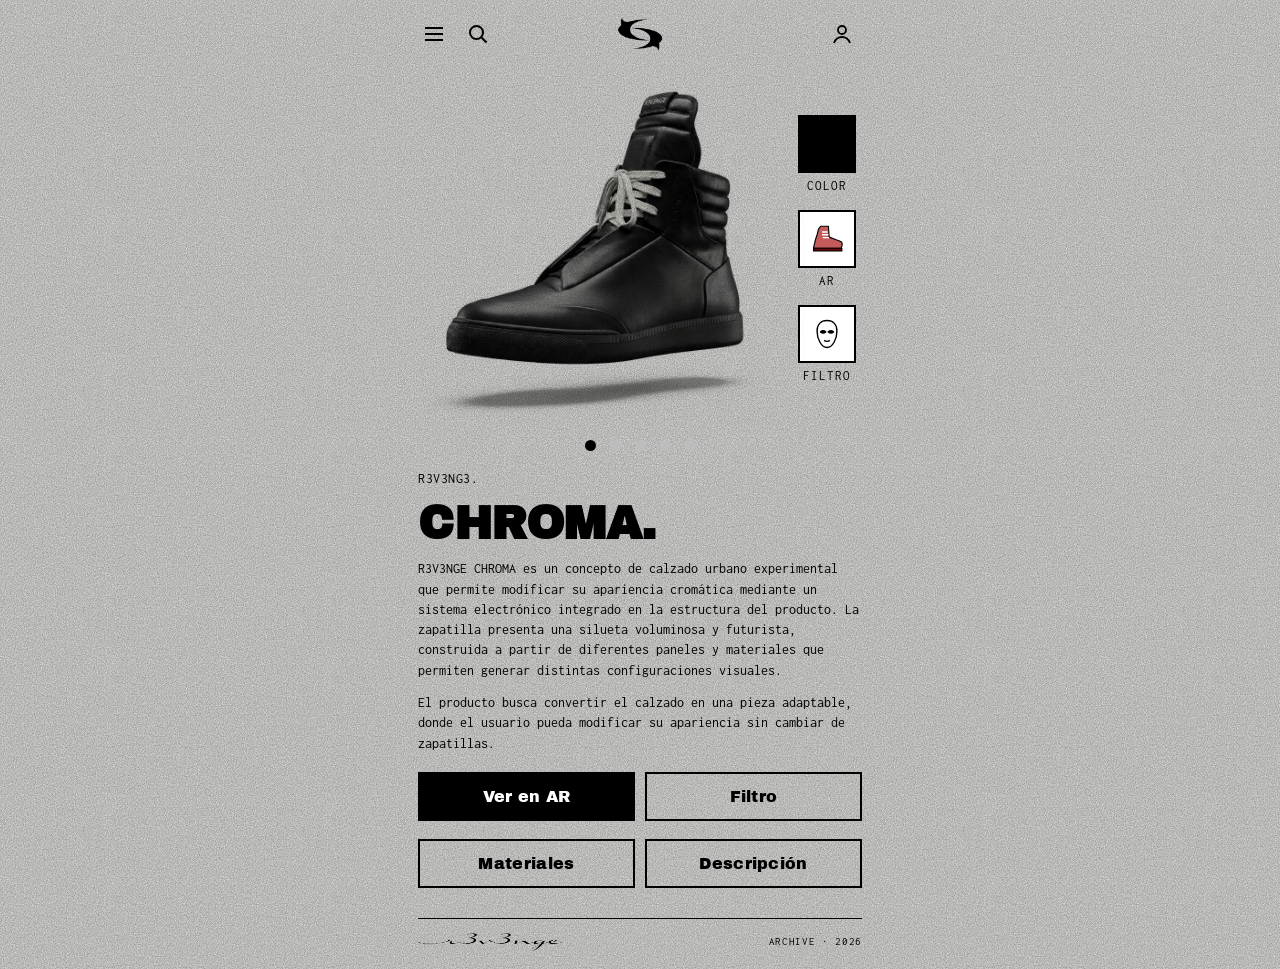
<file: index.html>
<!DOCTYPE html>
<html lang="es">

<head>
	<meta charset="utf-8">
	<meta name="viewport" content="width=device-width, initial-scale=1, viewport-fit=cover">
	<title>R3V3NG3 CHROMA</title>
	<meta name="description" content="R3V3NG3 CHROMA — calzado urbano experimental que cambia de color. Pruébalo en realidad aumentada.">
	<meta name="theme-color" content="#e4e4e2">
	<link rel="icon" type="image/png" href="assets/img/logo-negro.png">
	<link rel="stylesheet" href="css/style.css">
</head>

<body class="papel">

	<div class="app papel">

		<header class="topbar">
			<button class="icono" aria-label="Menú">
				<svg viewBox="0 0 24 24" fill="none" stroke="currentColor" stroke-width="2"><path d="M3 6h18M3 12h18M3 18h18"/></svg>
			</button>
			<button class="icono" aria-label="Buscar">
				<svg viewBox="0 0 24 24" fill="none" stroke="currentColor" stroke-width="2"><circle cx="10.5" cy="10.5" r="6.5"/><path d="m15.5 15.5 5 5"/></svg>
			</button>
			<img class="logo" src="assets/img/logo-negro.png" alt="R3V3NG3">
			<span></span>
			<button class="icono" aria-label="Cuenta">
				<svg viewBox="0 0 24 24" fill="none" stroke="currentColor" stroke-width="1.8"><circle cx="12" cy="8" r="4"/><path d="M4 21c1.5-4 4.5-6 8-6s6.5 2 8 6"/></svg>
			</button>
		</header>

		<main>
			<section class="producto">
				<div class="producto__foto">
					<img src="assets/img/zapato.jpg" alt="Zapatilla R3V3NG3 CHROMA">
				</div>

				<nav class="modos" aria-label="Modos">
					<button class="modo modo--color" id="btn-color">
						<span class="modo__caja" aria-hidden="true"></span>
						COLOR
					</button>
					<a class="modo" href="ar.html">
						<span class="modo__caja" aria-hidden="true">
							<!-- zapatilla high-top -->
							<svg viewBox="0 0 48 48" fill="#6b0606" stroke="#000" stroke-width="1.6" stroke-linejoin="round">
								<path d="M15 6h11l1 15c4 2 10 4 15 6 3 1 4 4 3 7l-1 3H5l1-5 2-8 2-6 2-8 3-4z" fill="#c45a5a"/>
								<path d="M5 37h40v4H5z" fill="#6b0606"/>
								<path d="M17 14h8M17 18h9M18 22h9" fill="none" stroke="#fff" stroke-width="2"/>
							</svg>
						</span>
						AR
					</a>
					<a class="modo" href="filtro.html">
						<span class="modo__caja" aria-hidden="true">
							<!-- máscara -->
							<svg viewBox="0 0 48 48" fill="none" stroke="#000" stroke-width="2">
								<path d="M24 5c9 0 14 6 14 15 0 11-6 23-14 23S10 31 10 20C10 11 15 5 24 5z" fill="#fff"/>
								<path d="M15 21c2-2 5-2 7 0-2 2-5 2-7 0zM26 21c2-2 5-2 7 0-2 2-5 2-7 0z" fill="#000"/>
								<path d="M20 33c2 1.5 6 1.5 8 0" />
							</svg>
						</span>
						FILTRO
					</a>
				</nav>
			</section>

			<div class="puntos" aria-hidden="true">
				<button class="activo"></button><button></button><button></button><button></button><button></button>
			</div>

			<section class="ficha">
				<p class="ficha__marca">R3V3NG3.</p>
				<h1 class="ficha__nombre">CHROMA.</h1>
				<p>R3V3NGE CHROMA es un concepto de calzado urbano experimental que permite modificar su apariencia cromática mediante un sistema electrónico integrado en la estructura del producto. La zapatilla presenta una silueta voluminosa y futurista, construida a partir de diferentes paneles y materiales que permiten generar distintas configuraciones visuales.</p>
				<p>El producto busca convertir el calzado en una pieza adaptable, donde el usuario pueda modificar su apariencia sin cambiar de zapatillas.</p>

				<div class="ficha__acciones">
					<a class="btn" href="ar.html">Ver en AR</a>
					<a class="btn btn--linea" href="filtro.html">Filtro</a>
				</div>
				<div class="ficha__acciones">
					<button class="btn btn--linea" id="btn-materiales">Materiales</button>
					<button class="btn btn--linea" id="btn-descripcion">Descripción</button>
				</div>
			</section>
		</main>

		<footer class="pie">
			<img src="assets/img/wordmark-negro.png" alt="r3v3nge">
			<span>ARCHIVE · 2026</span>
		</footer>
	</div>

	<script type="module">
		import { openDialog } from './js/producto.js';
		import { unlock, sfxAbrir, sfxCerrar } from './js/sound.js';

		const abrir = (tipo) => {
			unlock();
			sfxAbrir();
			openDialog(tipo, { onClose: sfxCerrar });
		};

		document.getElementById('btn-color').addEventListener('click', () => abrir('colores'));
		document.getElementById('btn-materiales').addEventListener('click', () => abrir('materiales'));
		document.getElementById('btn-descripcion').addEventListener('click', () => abrir('descripcion'));
	</script>
</body>

</html>
</file>
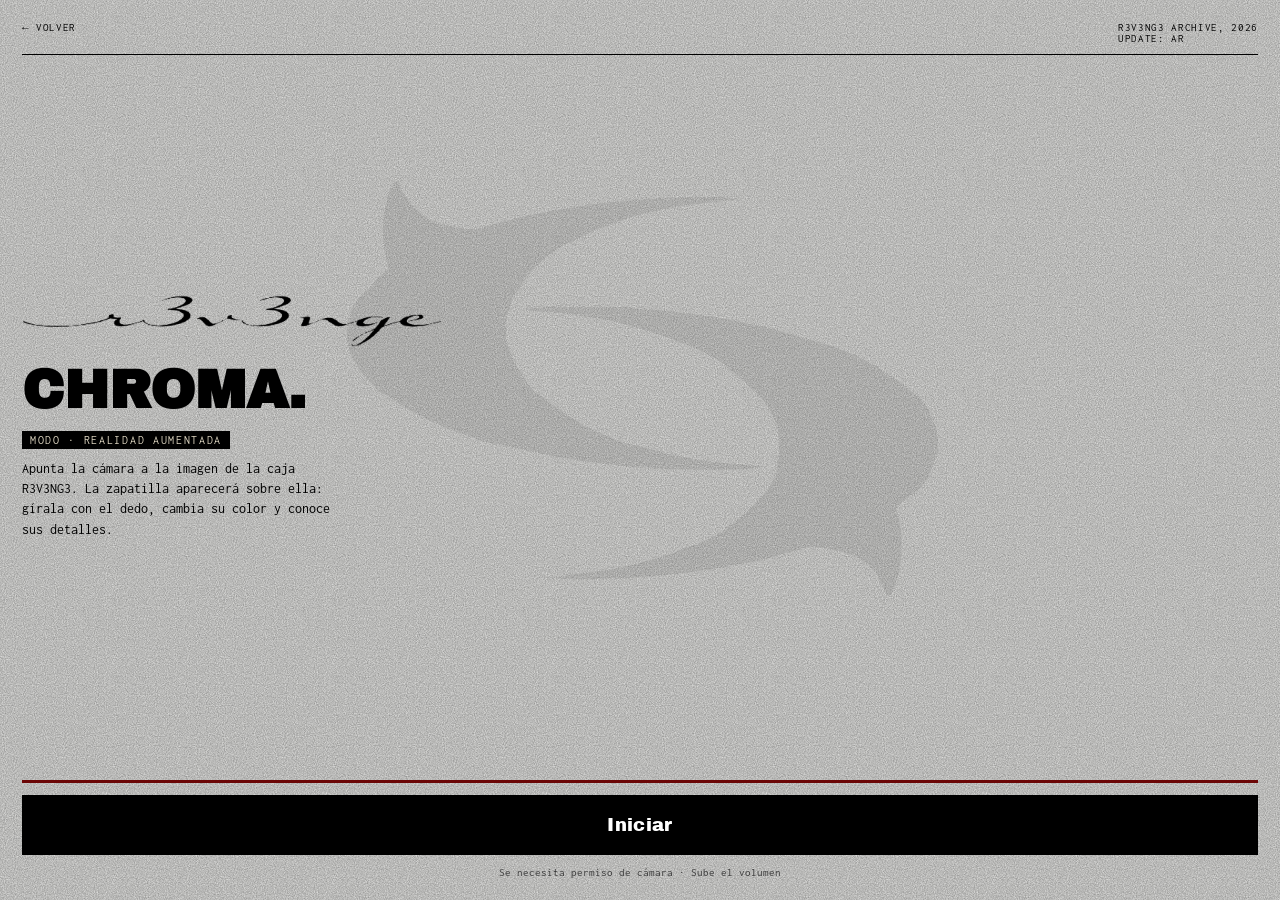
<file: ar.html>
<!DOCTYPE html>
<html lang="es">

<head>
	<meta charset="utf-8">
	<meta name="viewport" content="width=device-width, initial-scale=1, maximum-scale=1, user-scalable=no, viewport-fit=cover">
	<title>R3V3NG3 CHROMA · AR</title>
	<meta name="theme-color" content="#000000">
	<link rel="icon" type="image/png" href="assets/img/logo-negro.png">
	<link rel="stylesheet" href="css/style.css">

	<script type="importmap">
	{
		"imports": {
			"three": "./js/vendor/three.compat.js",
			"three/addons/": "./js/vendor/addons/",
			"mindar-image-three": "./js/vendor/mindar/mindar-image-three.prod.js"
		}
	}
	</script>
</head>

<body>

	<!-- cámara + escena 3D -->
	<div id="escena" class="escena"></div>

	<!-- interfaz AR (visible después de iniciar) -->
	<div id="hud" hidden>
		<img class="hud-logo" src="assets/img/logo-blanco.png" alt="R3V3NG3">
		<a class="salir" href="index.html" id="salir">Salir</a>

		<button class="sonido-btn" id="sonido" aria-label="Silenciar">
			<svg viewBox="0 0 24 24" fill="none" stroke="currentColor" stroke-width="2" stroke-linejoin="round">
				<path d="M4 9h4l5-4v14l-5-4H4z" fill="currentColor"/>
				<path class="on" d="M16 8.5c1.2 1 1.8 2.2 1.8 3.5s-.6 2.5-1.8 3.5M18.5 6c2 1.6 3 3.6 3 6s-1 4.4-3 6"/>
				<path class="off" d="M16 9l6 6M22 9l-6 6" style="display:none"/>
			</svg>
		</button>

		<div class="cambio-color">
			<div class="cambio-color__titulo">Color<br>change.</div>
			<div class="muestras" id="muestras"></div>
		</div>

		<div class="buscando" id="buscando">
			<div class="buscando__marco">
				<span class="buscando__texto">APUNTA A LA IMAGEN</span>
			</div>
		</div>

		<div class="aviso" id="aviso"></div>

		<nav class="info-botones">
			<button class="info-btn" data-dialogo="colores"><small>01</small>Colores</button>
			<button class="info-btn" data-dialogo="materiales"><small>02</small>Materiales</button>
			<button class="info-btn" data-dialogo="descripcion"><small>03</small>Descripción</button>
		</nav>
	</div>

	<!-- pantalla de inicio con la línea gráfica -->
	<section class="portada papel" id="portada">
		<div class="portada__cabecera">
			<a href="index.html">← VOLVER</a>
			<span>R3V3NG3 ARCHIVE, 2026<br>UPDATE: AR</span>
		</div>

		<div class="portada__centro">
			<img class="portada__wordmark" src="assets/img/wordmark-negro.png" alt="r3v3nge">
			<h1 class="portada__titulo">CHROMA.</h1>
			<span class="portada__modo">MODO · REALIDAD AUMENTADA</span>
			<p class="portada__texto">Apunta la cámara a la imagen de la caja R3V3NG3. La zapatilla aparecerá sobre ella: gírala con el dedo, cambia su color y conoce sus detalles.</p>
		</div>

		<div class="portada__pie">
			<div class="barra-progreso"><span id="progreso"></span></div>
			<button class="btn" id="iniciar" disabled>Cargando…</button>
			<span class="portada__nota">Se necesita permiso de cámara · Sube el volumen</span>
		</div>
	</section>

	<script type="module" src="js/ar.js"></script>
</body>

</html>
</file>
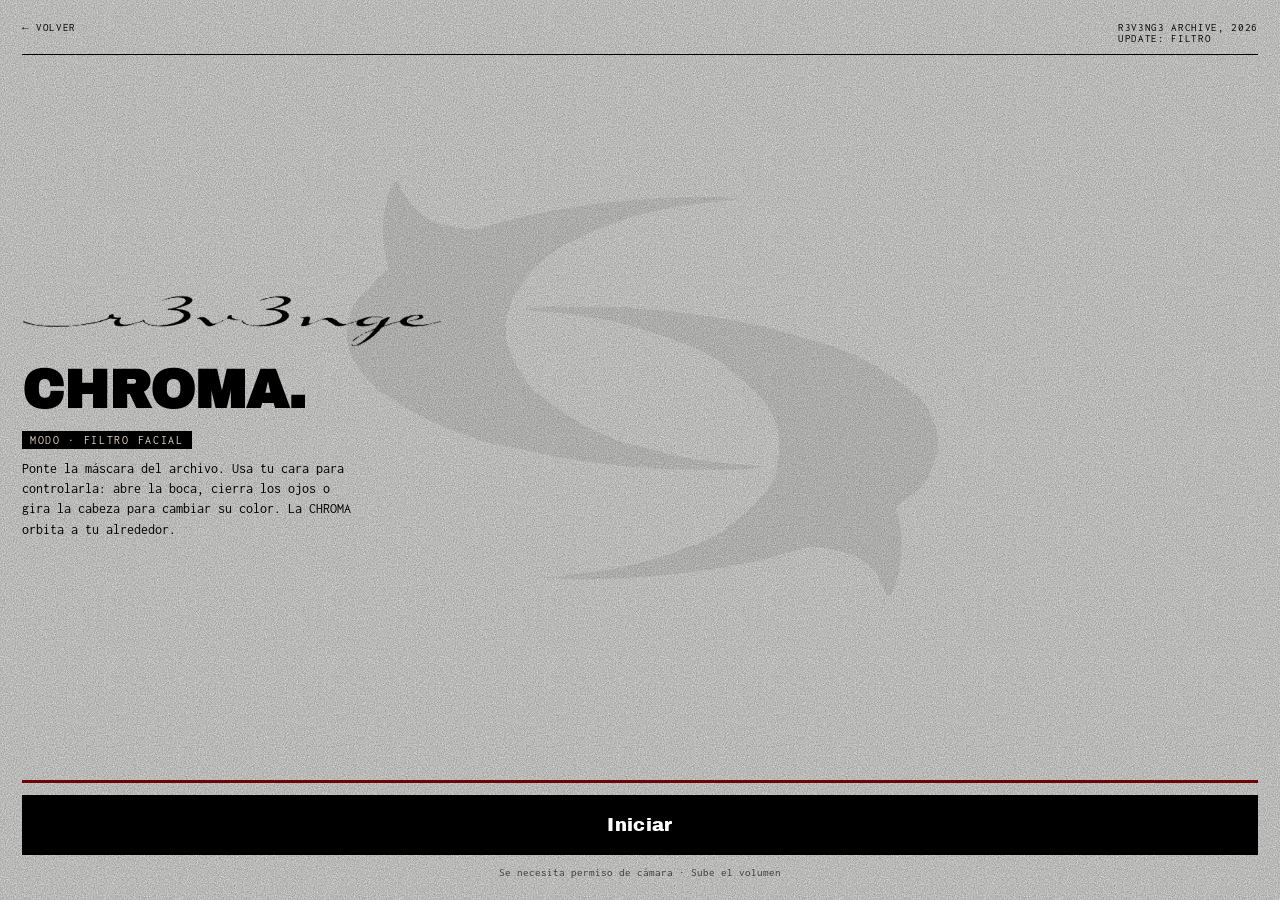
<file: filtro.html>
<!DOCTYPE html>
<html lang="es">

<head>
	<meta charset="utf-8">
	<meta name="viewport" content="width=device-width, initial-scale=1, maximum-scale=1, user-scalable=no, viewport-fit=cover">
	<title>R3V3NG3 CHROMA · Filtro</title>
	<meta name="theme-color" content="#000000">
	<link rel="icon" type="image/png" href="assets/img/logo-negro.png">
	<link rel="stylesheet" href="css/style.css">

	<script type="importmap">
	{
		"imports": {
			"three": "./js/vendor/three.compat.js",
			"three/addons/": "./js/vendor/addons/",
			"mindar-face-three": "./js/vendor/mindar/mindar-face-three.prod.js"
		}
	}
	</script>
</head>

<body>

	<!-- cámara + escena 3D -->
	<div id="escena" class="escena"></div>

	<!-- interfaz AR (visible después de iniciar) -->
	<div id="hud" hidden>
		<img class="hud-logo" src="assets/img/logo-blanco.png" alt="R3V3NG3">
		<a class="salir" href="index.html" id="salir">Salir</a>

		<button class="sonido-btn" id="sonido" aria-label="Silenciar">
			<svg viewBox="0 0 24 24" fill="none" stroke="currentColor" stroke-width="2" stroke-linejoin="round">
				<path d="M4 9h4l5-4v14l-5-4H4z" fill="currentColor"/>
				<path class="on" d="M16 8.5c1.2 1 1.8 2.2 1.8 3.5s-.6 2.5-1.8 3.5M18.5 6c2 1.6 3 3.6 3 6s-1 4.4-3 6"/>
				<path class="off" d="M16 9l6 6M22 9l-6 6" style="display:none"/>
			</svg>
		</button>

		<button class="sonido-btn ayuda-btn" id="ayuda" aria-label="Gestos">
			<svg viewBox="0 0 24 24" fill="none" stroke="currentColor" stroke-width="2.2" stroke-linecap="round">
				<path d="M9.2 9a3 3 0 1 1 4.3 2.7c-.9.4-1.5 1.2-1.5 2.2v.6"/><circle cx="12" cy="18" r=".6" fill="currentColor"/>
			</svg>
		</button>

		<span class="etiqueta-modo" id="etiqueta">FILTRO · R3V3NG3</span>
		<span class="rec" id="rec" hidden><i></i>REC <span>00:00</span></span>

		<div class="cambio-color">
			<div class="cambio-color__titulo">Color<br>change.</div>
			<div class="muestras" id="muestras"></div>
		</div>

		<div class="gestos" id="gestos">
			<div class="gestos__titulo">GESTOS · R3V3NG3</div>
			<div class="gesto" data-gesto="boca">
				<svg viewBox="0 0 32 32" fill="none" stroke="currentColor" stroke-width="2"><circle cx="16" cy="16" r="13"/><circle cx="11" cy="12" r="1.5" fill="currentColor"/><circle cx="21" cy="12" r="1.5" fill="currentColor"/><ellipse cx="16" cy="21.5" rx="4" ry="4.5" fill="currentColor"/></svg>
				<div><b>Abre la boca</b><span>Rugido y ráfaga de logos</span></div>
			</div>
			<div class="gesto" data-gesto="ojos">
				<svg viewBox="0 0 32 32" fill="none" stroke="currentColor" stroke-width="2"><circle cx="16" cy="16" r="13"/><path d="M8.5 12.5c1.5 1.5 3.5 1.5 5 0M18.5 12.5c1.5 1.5 3.5 1.5 5 0"/><path d="M12 21.5h8"/></svg>
				<div><b>Cierra los ojos</b><span>1 segundo · ojos de sangre</span></div>
			</div>
			<div class="gesto" data-gesto="giro">
				<svg viewBox="0 0 32 32" fill="none" stroke="currentColor" stroke-width="2"><path d="M6 13a11 11 0 0 1 20 0"/><path d="m22.5 9.5 3.5 3.5 3-4"/><circle cx="16" cy="20" r="7"/></svg>
				<div><b>Gira la cabeza</b><span>Cambia el color</span></div>
			</div>
		</div>

		<div class="buscando" id="buscando">
			<div class="buscando__marco buscando__marco--cara">
				<span class="buscando__texto">MUESTRA TU CARA</span>
			</div>
		</div>

		<div class="aviso" id="aviso"></div>

		<nav class="info-botones info-botones--filtro">
			<button class="info-btn" id="foto"><small>01</small><b>Foto</b></button>
			<button class="info-btn" id="video"><small>02</small><b>Video</b></button>
			<button class="info-btn" id="archivo"><small>03</small><b>Archivo</b></button>
			<button class="info-btn" id="producto"><small>04</small><b>Info</b></button>
		</nav>
	</div>

	<!-- pantalla de inicio con la línea gráfica -->
	<section class="portada papel" id="portada">
		<div class="portada__cabecera">
			<a href="index.html">← VOLVER</a>
			<span>R3V3NG3 ARCHIVE, 2026<br>UPDATE: FILTRO</span>
		</div>

		<div class="portada__centro">
			<img class="portada__wordmark" src="assets/img/wordmark-negro.png" alt="r3v3nge">
			<h1 class="portada__titulo">CHROMA.</h1>
			<span class="portada__modo">MODO · FILTRO FACIAL</span>
			<p class="portada__texto">Ponte la máscara del archivo. Usa tu cara para controlarla: abre la boca, cierra los ojos o gira la cabeza para cambiar su color. La CHROMA orbita a tu alrededor.</p>
		</div>

		<div class="portada__pie">
			<div class="barra-progreso"><span id="progreso"></span></div>
			<button class="btn" id="iniciar" disabled>Cargando…</button>
			<span class="portada__nota">Se necesita permiso de cámara · Sube el volumen</span>
		</div>
	</section>

	<script type="module" src="js/filtro.js"></script>
</body>

</html>
</file>
<file: css/style.css>
/* =========================================================================
   R3V3NG3 CHROMA — línea gráfica
   Tipografías: Archivo Black (principal) · Consolas (complementaria)
   Paleta: #000000 · #FFFFFF · #6B0606 · #DFD7C2
   ========================================================================= */

/* Tipografías (servidas desde el proyecto, licencia OFL) */
@font-face {
    font-family: 'Archivo Black';
    src: url('../assets/fonts/archivo-black-latin-400-normal.woff2') format('woff2');
    font-weight: 400;
    font-display: swap;
    unicode-range: U+0000-00FF, U+0131, U+0152-0153, U+02BB-02BC, U+02C6, U+02DA, U+02DC, U+2000-206F, U+2074, U+20AC, U+2122, U+2191, U+2193, U+2212, U+2215, U+FEFF, U+FFFD;
}
@font-face {
    font-family: 'Archivo Black';
    src: url('../assets/fonts/archivo-black-latin-ext-400-normal.woff2') format('woff2');
    font-weight: 400;
    font-display: swap;
    unicode-range: U+0100-02AF, U+0304, U+0308, U+0329, U+1E00-1E9F, U+1EF2-1EFF, U+2020, U+20A0-20AB, U+20AD-20C0, U+2113, U+2C60-2C7F, U+A720-A7FF;
}
@font-face {
    font-family: 'Inconsolata';
    src: url('../assets/fonts/inconsolata-latin-400-normal.woff2') format('woff2');
    font-weight: 400;
    font-display: swap;
}
@font-face {
    font-family: 'Inconsolata';
    src: url('../assets/fonts/inconsolata-latin-700-normal.woff2') format('woff2');
    font-weight: 700;
    font-display: swap;
}

:root {
    --negro: #000000;
    --blanco: #ffffff;
    --rojo: #6b0606;
    --hueso: #dfd7c2;
    --papel: #e4e4e2;
    --tinta-suave: #3a3a3a;

    --f-principal: 'Archivo Black', 'Arial Black', sans-serif;
    --f-mono: Consolas, 'Inconsolata', 'Courier New', monospace;

    /* grano de papel como el de la presentación */
    --grano: url("data:image/svg+xml,%3Csvg xmlns='http://www.w3.org/2000/svg' width='220' height='220'%3E%3Cfilter id='n'%3E%3CfeTurbulence type='fractalNoise' baseFrequency='.9' numOctaves='3' stitchTiles='stitch'/%3E%3CfeColorMatrix values='0 0 0 0 0 0 0 0 0 0 0 0 0 0 0 0 0 0 .38 0'/%3E%3C/filter%3E%3Crect width='100%25' height='100%25' filter='url(%23n)'/%3E%3C/svg%3E");
}

* { box-sizing: border-box; }

html, body {
    margin: 0;
    min-height: 100%;
    background: var(--negro);
    color: var(--negro);
    font-family: var(--f-mono);
    -webkit-font-smoothing: antialiased;
    -webkit-tap-highlight-color: transparent;
}

button { font: inherit; color: inherit; cursor: pointer; }
a { color: inherit; }

.papel {
    background-color: var(--papel);
    background-image: var(--grano);
}

.papel-hueso {
    background-color: var(--hueso);
    background-image: var(--grano);
}

/* ---------- botones con la estética "caja" del manual ---------- */

.btn {
    display: inline-flex;
    align-items: center;
    justify-content: center;
    gap: 10px;
    padding: 14px 26px;
    border: 2px solid var(--negro);
    background: var(--negro);
    color: var(--blanco);
    font-family: var(--f-principal);
    font-size: 16px;
    letter-spacing: 0.02em;
    text-decoration: none;
    border-radius: 0;
    transition: background 0.2s, color 0.2s, transform 0.1s;
}

.btn:active { transform: scale(0.97); }

.btn--linea {
    background: transparent;
    color: var(--negro);
}

.btn--rojo {
    background: var(--rojo);
    border-color: var(--rojo);
}

.btn--claro {
    background: transparent;
    color: var(--blanco);
    border-color: var(--blanco);
}

/* "Salir" de los mockups: caja blanca, texto blanco */
.salir {
    position: fixed;
    top: calc(14px + env(safe-area-inset-top));
    right: 14px;
    z-index: 900;
    padding: 6px 14px;
    border: 3px solid var(--blanco);
    background: rgba(0, 0, 0, 0.25);
    color: var(--blanco);
    font-family: var(--f-principal);
    font-size: 18px;
    text-decoration: none;
    backdrop-filter: blur(4px);
}

/* =========================================================================
   INICIO (index.html) — página de producto del mockup
   ========================================================================= */

.app {
    max-width: 480px;
    min-height: 100vh;
    margin: 0 auto;
    position: relative;
    overflow-x: hidden;
}

.topbar {
    display: grid;
    grid-template-columns: 44px 44px 1fr 44px 44px;
    align-items: center;
    padding: calc(14px + env(safe-area-inset-top)) 14px 10px;
}

.topbar .logo {
    grid-column: 3;
    justify-self: center;
    height: 34px;
}

.icono {
    width: 40px;
    height: 40px;
    display: grid;
    place-items: center;
    background: none;
    border: none;
    padding: 0;
}

.icono svg { width: 24px; height: 24px; }

.producto {
    display: grid;
    grid-template-columns: 1fr 78px;
    gap: 6px;
    padding: 0 14px;
    align-items: center;
}

.producto__foto {
    position: relative;
    aspect-ratio: 1 / 1;
    display: grid;
    place-items: center;
}

.producto__foto img {
    width: 112%;
    max-width: none;
    mix-blend-mode: multiply;
    animation: flotar 4s ease-in-out infinite;
}

@keyframes flotar {
    0%, 100% { transform: translateY(0); }
    50% { transform: translateY(-8px); }
}

.modos {
    display: flex;
    flex-direction: column;
    gap: 18px;
    align-items: center;
}

.modo {
    display: flex;
    flex-direction: column;
    align-items: center;
    gap: 6px;
    text-decoration: none;
    background: none;
    border: none;
    padding: 0;
    font-family: var(--f-mono);
    font-size: 13px;
    letter-spacing: 0.08em;
}

.modo__caja {
    width: 58px;
    height: 58px;
    display: grid;
    place-items: center;
    border: 2px solid var(--negro);
    background: var(--blanco);
    transition: transform 0.15s, background 0.2s;
}

.modo:active .modo__caja { transform: scale(0.94); }

.modo--color .modo__caja { background: var(--negro); }

.modo__caja svg { width: 34px; height: 34px; }

.puntos {
    display: flex;
    justify-content: center;
    gap: 14px;
    margin: 8px 0 18px;
}

.puntos button {
    width: 11px;
    height: 11px;
    border-radius: 50%;
    border: none;
    padding: 0;
    background: #bdbdbd;
}

.puntos button.activo { background: var(--negro); }

.ficha {
    padding: 0 18px 30px;
}

.ficha__marca {
    margin: 0;
    font-family: var(--f-mono);
    font-size: 15px;
    letter-spacing: 0.04em;
}

.ficha__nombre {
    margin: 0 0 12px;
    font-family: var(--f-principal);
    font-size: 46px;
    line-height: 1;
    letter-spacing: -0.01em;
}

.ficha p {
    margin: 0 0 12px;
    font-size: 14px;
    line-height: 1.45;
}

.ficha__acciones {
    display: grid;
    grid-template-columns: 1fr 1fr;
    gap: 10px;
    margin-top: 18px;
}

.ficha__acciones .btn { padding: 14px 10px; }

.pie {
    display: flex;
    justify-content: space-between;
    align-items: center;
    border-top: 1px solid var(--negro);
    margin: 0 18px;
    padding: 14px 0 calc(18px + env(safe-area-inset-bottom));
    font-size: 11px;
    letter-spacing: 0.06em;
}

.pie img { height: 18px; }

/* =========================================================================
   PANTALLA DE INICIO DE AR / FILTRO (overlay)
   ========================================================================= */

.portada {
    position: fixed;
    inset: 0;
    z-index: 2000;
    display: flex;
    flex-direction: column;
    justify-content: space-between;
    padding: calc(22px + env(safe-area-inset-top)) 22px calc(22px + env(safe-area-inset-bottom));
    transition: opacity 0.45s ease;
    overflow: hidden;
}

.portada.oculta { opacity: 0; pointer-events: none; }

/* logo gigante de fondo, como en la portada de la presentación */
.portada::before {
    content: '';
    position: absolute;
    left: -30%;
    top: 18%;
    width: 160%;
    height: 50%;
    background: url('../assets/img/logo-negro.png') center / contain no-repeat;
    opacity: 0.07;
    pointer-events: none;
}

.portada__cabecera {
    position: relative;
    display: flex;
    justify-content: space-between;
    align-items: flex-start;
    font-size: 11px;
    letter-spacing: 0.06em;
    border-bottom: 1px solid var(--negro);
    padding-bottom: 10px;
}

.portada__cabecera a { text-decoration: none; }

.portada__centro {
    position: relative;
    text-align: left;
}

.portada__wordmark {
    width: 100%;
    max-width: 420px;
    display: block;
    margin-bottom: 18px;
}

.portada__titulo {
    margin: 0;
    font-family: var(--f-principal);
    font-size: 54px;
    line-height: 0.95;
}

.portada__modo {
    display: inline-block;
    margin: 14px 0 10px;
    padding: 3px 8px;
    background: var(--negro);
    color: var(--hueso);
    font-size: 12px;
    letter-spacing: 0.14em;
}

.portada__texto {
    margin: 0;
    max-width: 330px;
    font-size: 14px;
    line-height: 1.45;
}

.portada__pie {
    position: relative;
    display: flex;
    flex-direction: column;
    gap: 12px;
}

.portada__pie .btn { width: 100%; padding: 18px; font-size: 18px; }

.portada__nota {
    font-size: 11px;
    color: var(--tinta-suave);
    text-align: center;
}

.barra-progreso {
    height: 3px;
    background: rgba(0, 0, 0, 0.15);
    overflow: hidden;
}

.barra-progreso span {
    display: block;
    height: 100%;
    width: 0;
    background: var(--rojo);
    transition: width 0.3s;
}

/* =========================================================================
   VISTA AR / FILTRO
   ========================================================================= */

.escena {
    position: fixed;
    inset: 0;
    overflow: hidden;
    background: var(--negro);
}

.hud-logo {
    position: fixed;
    top: calc(16px + env(safe-area-inset-top));
    left: 16px;
    z-index: 900;
    height: 30px;
    filter: drop-shadow(0 1px 6px rgba(0, 0, 0, 0.5));
}

/* "Color change." con las muestras, a la izquierda como en el mockup */
.cambio-color {
    position: fixed;
    left: 14px;
    top: calc(70px + env(safe-area-inset-top));
    z-index: 900;
    display: flex;
    flex-direction: column;
    gap: 10px;
    color: var(--blanco);
    text-shadow: 0 1px 8px rgba(0, 0, 0, 0.6);
}

.cambio-color__titulo {
    font-family: var(--f-principal);
    font-size: 20px;
    line-height: 0.95;
}

.muestras {
    display: flex;
    flex-direction: column;
    gap: 8px;
}

.muestra {
    width: 44px;
    height: 44px;
    border: 2px solid var(--blanco);
    padding: 0;
    box-shadow: 0 2px 10px rgba(0, 0, 0, 0.4);
    transition: transform 0.15s, outline-offset 0.15s;
    outline: 3px solid transparent;
    outline-offset: 0;
}

.muestra.activa {
    outline-color: var(--blanco);
    outline-offset: 3px;
}

.muestra:active { transform: scale(0.92); }

/* botones de información */
.info-botones {
    position: fixed;
    left: 0;
    right: 0;
    bottom: 0;
    z-index: 900;
    display: grid;
    grid-template-columns: repeat(3, 1fr);
    gap: 8px;
    padding: 12px 12px calc(14px + env(safe-area-inset-bottom));
    background: linear-gradient(to top, rgba(0, 0, 0, 0.75), rgba(0, 0, 0, 0));
}

.info-btn {
    display: flex;
    flex-direction: column;
    align-items: center;
    gap: 4px;
    padding: 10px 4px;
    border: 2px solid var(--blanco);
    background: rgba(0, 0, 0, 0.55);
    color: var(--blanco);
    font-family: var(--f-principal);
    font-size: 13px;
    letter-spacing: 0.02em;
    backdrop-filter: blur(4px);
}

.info-btn small {
    font-family: var(--f-mono);
    font-size: 10px;
    letter-spacing: 0.1em;
    opacity: 0.75;
}

.info-btn:active { background: var(--rojo); border-color: var(--rojo); }

/* aviso de búsqueda del marcador */
.buscando {
    position: fixed;
    inset: 0;
    z-index: 800;
    display: grid;
    place-items: center;
    pointer-events: none;
    transition: opacity 0.3s;
}

.buscando.oculto { opacity: 0; }

.buscando__marco {
    width: min(64vw, 300px);
    aspect-ratio: 595 / 839;
    position: relative;
    display: grid;
    place-items: end center;
}

.buscando__marco {
    --c: var(--blanco);
    --l: 38px;
    background:
        linear-gradient(var(--c), var(--c)) top left / var(--l) 3px no-repeat,
        linear-gradient(var(--c), var(--c)) top left / 3px var(--l) no-repeat,
        linear-gradient(var(--c), var(--c)) top right / var(--l) 3px no-repeat,
        linear-gradient(var(--c), var(--c)) top right / 3px var(--l) no-repeat,
        linear-gradient(var(--c), var(--c)) bottom left / var(--l) 3px no-repeat,
        linear-gradient(var(--c), var(--c)) bottom left / 3px var(--l) no-repeat,
        linear-gradient(var(--c), var(--c)) bottom right / var(--l) 3px no-repeat,
        linear-gradient(var(--c), var(--c)) bottom right / 3px var(--l) no-repeat;
    animation: pulso 1.6s ease-in-out infinite;
}

@keyframes pulso {
    0%, 100% { opacity: 0.45; transform: scale(0.98); }
    50% { opacity: 1; transform: scale(1); }
}

.buscando__texto {
    transform: translateY(46px);
    padding: 6px 12px;
    background: var(--negro);
    color: var(--hueso);
    font-size: 12px;
    letter-spacing: 0.12em;
    white-space: nowrap;
}

.sonido-btn {
    position: fixed;
    right: 14px;
    top: calc(68px + env(safe-area-inset-top));
    z-index: 900;
    width: 44px;
    height: 44px;
    display: grid;
    place-items: center;
    border: 2px solid var(--blanco);
    background: rgba(0, 0, 0, 0.35);
    color: var(--blanco);
    padding: 0;
    backdrop-filter: blur(4px);
}

.sonido-btn svg { width: 22px; height: 22px; }

.etiqueta-modo {
    position: fixed;
    left: 50%;
    top: calc(22px + env(safe-area-inset-top));
    transform: translateX(-50%);
    z-index: 850;
    padding: 4px 10px;
    background: var(--negro);
    color: var(--hueso);
    font-size: 11px;
    letter-spacing: 0.16em;
    white-space: nowrap;
}

.aviso {
    position: fixed;
    left: 50%;
    bottom: calc(110px + env(safe-area-inset-bottom));
    transform: translate(-50%, 10px);
    z-index: 950;
    padding: 8px 14px;
    background: var(--hueso);
    color: var(--negro);
    border: 2px solid var(--negro);
    font-family: var(--f-principal);
    font-size: 14px;
    opacity: 0;
    transition: opacity 0.25s, transform 0.25s;
    pointer-events: none;
    white-space: nowrap;
}

.aviso.visible { opacity: 1; transform: translate(-50%, 0); }

/* =========================================================================
   DIÁLOGOS DE INFORMACIÓN — "carta del archivo"
   ========================================================================= */

.dialogo {
    position: fixed;
    inset: 0;
    z-index: 3000;
    display: flex;
    align-items: flex-end;
    justify-content: center;
    background: rgba(0, 0, 0, 0.55);
    opacity: 0;
    pointer-events: none;
    transition: opacity 0.3s ease;
}

.dialogo.abierto { opacity: 1; pointer-events: auto; }

.dialogo__carta {
    position: relative;
    width: 100%;
    max-width: 480px;
    max-height: 86vh;
    overflow-y: auto;
    padding: 18px 20px calc(20px + env(safe-area-inset-bottom));
    border-top: 6px solid var(--negro);
    transform: translateY(40px);
    transition: transform 0.35s cubic-bezier(.2, .8, .2, 1);
}

.dialogo.abierto .dialogo__carta { transform: translateY(0); }

.dialogo__carta::after {
    content: '';
    position: absolute;
    right: -40px;
    bottom: -20px;
    width: 230px;
    height: 170px;
    background: url('../assets/img/logo-negro.png') center / contain no-repeat;
    opacity: 0.06;
    pointer-events: none;
}

.dialogo__membrete {
    display: grid;
    grid-template-columns: 1fr auto;
    gap: 2px 10px;
    font-size: 10px;
    letter-spacing: 0.06em;
    padding-bottom: 8px;
    border-bottom: 1px solid var(--negro);
    margin-bottom: 6px;
}

.dialogo__membrete img { height: 22px; grid-row: span 2; align-self: center; }

.dialogo__numero {
    font-size: 11px;
    letter-spacing: 0.14em;
    color: var(--rojo);
    margin: 14px 0 2px;
}

.dialogo__titulo {
    margin: 0 0 12px;
    font-family: var(--f-principal);
    font-size: 34px;
    line-height: 1;
}

.dialogo__cuerpo {
    font-size: 14px;
    line-height: 1.5;
}

.dialogo__cuerpo p { margin: 0 0 12px; }

.dialogo__cerrar {
    width: 100%;
    margin-top: 16px;
}

/* colores: tarjetas como en el manual de identidad */
.paleta {
    display: grid;
    grid-template-columns: repeat(2, 1fr);
    gap: 10px;
    margin: 4px 0 6px;
}

.paleta__item {
    display: flex;
    flex-direction: column;
    justify-content: flex-end;
    min-height: 104px;
    padding: 10px;
    border: 2px solid var(--negro);
    text-align: left;
    font-family: var(--f-principal);
    font-size: 12px;
    line-height: 1.2;
    position: relative;
}

.paleta__item span { font-family: var(--f-mono); font-size: 11px; opacity: 0.85; }

.paleta__item strong { font-size: 15px; margin-bottom: 4px; }

.paleta__item.activa::before {
    content: 'ACTUAL';
    position: absolute;
    top: 8px;
    right: 8px;
    font-family: var(--f-mono);
    font-size: 9px;
    letter-spacing: 0.1em;
    padding: 2px 5px;
    border: 1px solid currentColor;
}

.materiales {
    list-style: none;
    margin: 0;
    padding: 0;
    border-top: 1px solid var(--negro);
}

.materiales li {
    display: grid;
    grid-template-columns: 1fr auto;
    gap: 2px 12px;
    padding: 10px 0;
    border-bottom: 1px solid var(--negro);
}

.materiales b {
    font-family: var(--f-principal);
    font-weight: normal;
    font-size: 15px;
}

.materiales em {
    font-style: normal;
    font-family: var(--f-principal);
    color: var(--rojo);
    font-size: 15px;
}

.materiales span {
    grid-column: 1 / -1;
    font-size: 13px;
    color: var(--tinta-suave);
}

.datos {
    display: grid;
    grid-template-columns: auto 1fr;
    gap: 4px 14px;
    margin: 14px 0 0;
    padding-top: 12px;
    border-top: 1px dashed var(--negro);
    font-size: 12px;
}

.datos dt { letter-spacing: 0.08em; color: var(--tinta-suave); }
.datos dd { margin: 0; }

/* filtro */
.buscando__marco--cara {
    width: min(58vw, 260px);
    aspect-ratio: 3 / 4;
    border-radius: 50% / 42%;
}

.info-botones--filtro { grid-template-columns: repeat(2, 1fr); }

.destello {
    position: fixed;
    inset: 0;
    z-index: 2500;
    background: var(--blanco);
    opacity: 0;
    pointer-events: none;
    transition: opacity 0.4s;
}

.destello.activo { opacity: 0.85; transition: none; }

.vista-foto {
    position: fixed;
    inset: 0;
    z-index: 3100;
    display: flex;
    flex-direction: column;
    align-items: center;
    justify-content: center;
    gap: 14px;
    padding: 20px;
    background: rgba(0, 0, 0, 0.85);
}

.vista-foto img {
    max-width: 100%;
    max-height: 70vh;
    border: 6px solid var(--hueso);
}

.vista-foto div { display: flex; gap: 10px; }

/* =========================================================================
   FILTRO: gestos, grabación, modos
   ========================================================================= */

.info-botones--filtro { grid-template-columns: repeat(4, 1fr); gap: 6px; }

.info-btn b { font-weight: normal; }

.info-btn.activo {
    background: var(--rojo);
    border-color: var(--rojo);
}

.ayuda-btn { top: calc(122px + env(safe-area-inset-top)); }

.rec {
    position: fixed;
    left: 50%;
    top: calc(22px + env(safe-area-inset-top));
    transform: translateX(-50%);
    z-index: 850;
    display: flex;
    align-items: center;
    gap: 8px;
    padding: 4px 10px;
    background: var(--rojo);
    color: var(--blanco);
    font-size: 12px;
    letter-spacing: 0.14em;
}

.rec[hidden] { display: none; }

.rec i {
    width: 8px;
    height: 8px;
    border-radius: 50%;
    background: var(--blanco);
    animation: parpadeo 1s steps(2) infinite;
}

@keyframes parpadeo { 50% { opacity: 0; } }

.gestos {
    position: fixed;
    left: 50%;
    bottom: calc(96px + env(safe-area-inset-bottom));
    transform: translate(-50%, 12px);
    z-index: 880;
    width: min(320px, calc(100vw - 32px));
    padding: 12px 14px 6px;
    background: rgba(0, 0, 0, 0.72);
    border: 2px solid var(--blanco);
    color: var(--blanco);
    backdrop-filter: blur(6px);
    opacity: 0;
    pointer-events: none;
    transition: opacity 0.35s, transform 0.35s;
}

.gestos.visible { opacity: 1; transform: translate(-50%, 0); }

.gestos__titulo {
    font-size: 10px;
    letter-spacing: 0.16em;
    color: var(--hueso);
    padding-bottom: 8px;
    border-bottom: 1px solid rgba(255, 255, 255, 0.35);
}

.gesto {
    display: grid;
    grid-template-columns: 30px 1fr;
    gap: 12px;
    align-items: center;
    padding: 8px 0;
    border-bottom: 1px solid rgba(255, 255, 255, 0.15);
}

.gesto:last-child { border-bottom: none; }

.gesto svg { width: 30px; height: 30px; }

.gesto b {
    display: block;
    font-family: var(--f-principal);
    font-weight: normal;
    font-size: 15px;
}

.gesto span { font-size: 12px; opacity: 0.8; }

.gesto.hecho { animation: gesto-hecho 0.9s ease; }

@keyframes gesto-hecho {
    0% { background: var(--rojo); }
    100% { background: transparent; }
}

.vista-foto video {
    max-width: 100%;
    max-height: 70vh;
    border: 6px solid var(--hueso);
    background: #000;
}

.vista-foto div { flex-wrap: wrap; justify-content: center; }
</file>
